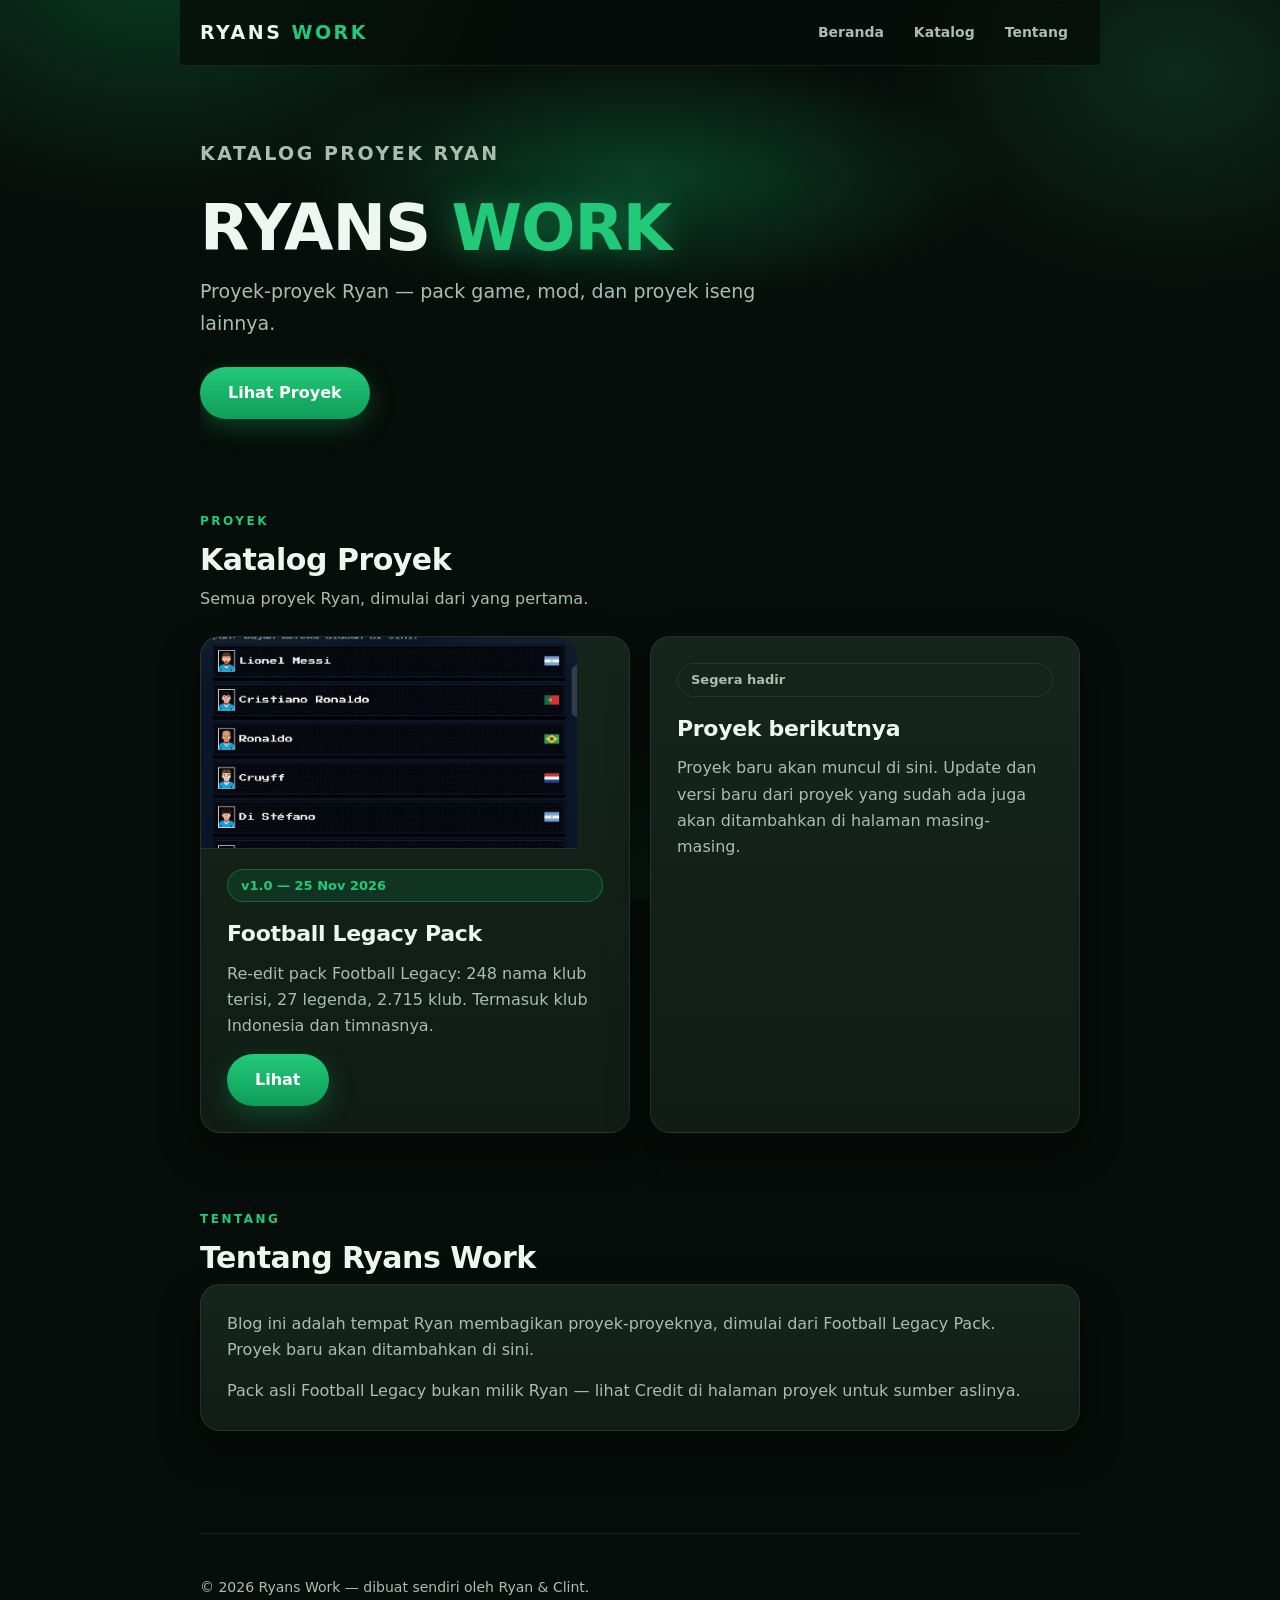
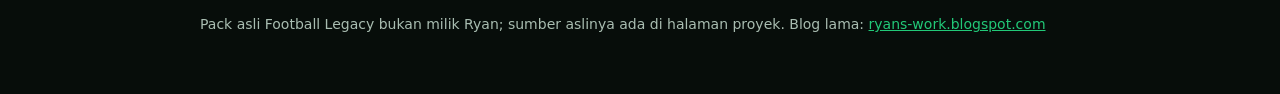
<file: index.html>
<!DOCTYPE html>
<html lang="id">
<head>
<meta charset="UTF-8">
<meta name="viewport" content="width=device-width, initial-scale=1.0">
<title>Ryans Work — Proyek-proyek Ryan</title>
<meta name="description" content="Ryans Work: proyek-proyek Ryan — pack game, mod, dan proyek iseng lainnya. Dimulai dari Football Legacy Pack.">
<link rel="stylesheet" href="style.css">
</head>
<body>
<div class="wrap">

  <nav class="nav">
    <a class="logo" href="index.html">RYANS <span>WORK</span></a>
    <div class="nav-links">
      <a href="index.html">Beranda</a>
      <a href="#katalog">Katalog</a>
      <a href="#tentang">Tentang</a>
    </div>
  </nav>

  <header class="hero">
    <p class="eyebrow">Katalog Proyek Ryan</p>
    <h1>RYANS <span>WORK</span></h1>
    <p>Proyek-proyek Ryan — pack game, mod, dan proyek iseng lainnya.</p>
    <a class="btn" href="#katalog">Lihat Proyek</a>
  </header>

  <section id="katalog">
    <p class="eyebrow">Proyek</p>
    <h2>Katalog Proyek</h2>
    <p class="section-sub">Semua proyek Ryan, dimulai dari yang pertama.</p>
    <div class="grid">

      <article class="card">
        <img class="card-cover" src="images/legenda-messi-ronaldo.jpg" alt="Legenda di Football Legacy — Messi dan Ronaldo di atas">
        <span class="pill">v1.0 — 25 Nov 2026</span>
        <h3>Football Legacy Pack</h3>
        <p>Re-edit pack Football Legacy: 248 nama klub terisi, 27 legenda, 2.715 klub. Termasuk klub Indonesia dan timnasnya.</p>
        <a class="btn" href="football-legacy-pack.html">Lihat</a>
      </article>

      <article class="card">
        <span class="pill pill-soon">Segera hadir</span>
        <h3>Proyek berikutnya</h3>
        <p>Proyek baru akan muncul di sini. Update dan versi baru dari proyek yang sudah ada juga akan ditambahkan di halaman masing-masing.</p>
      </article>

    </div>
  </section>

  <section id="tentang">
    <p class="eyebrow">Tentang</p>
    <h2>Tentang Ryans Work</h2>
    <div class="card">
      <p>Blog ini adalah tempat Ryan membagikan proyek-proyeknya, dimulai dari Football Legacy Pack. Proyek baru akan ditambahkan di sini.</p>
      <p>Pack asli Football Legacy bukan milik Ryan — lihat Credit di halaman proyek untuk sumber aslinya.</p>
    </div>
  </section>

  <footer>
    <p>© 2026 Ryans Work — dibuat sendiri oleh Ryan &amp; Clint.</p>
    <p>Pack asli Football Legacy bukan milik Ryan; sumber aslinya ada di halaman proyek. Blog lama: <a href="https://ryans-work.blogspot.com/">ryans-work.blogspot.com</a></p>
  </footer>

</div>
</body>
</html>
</file>
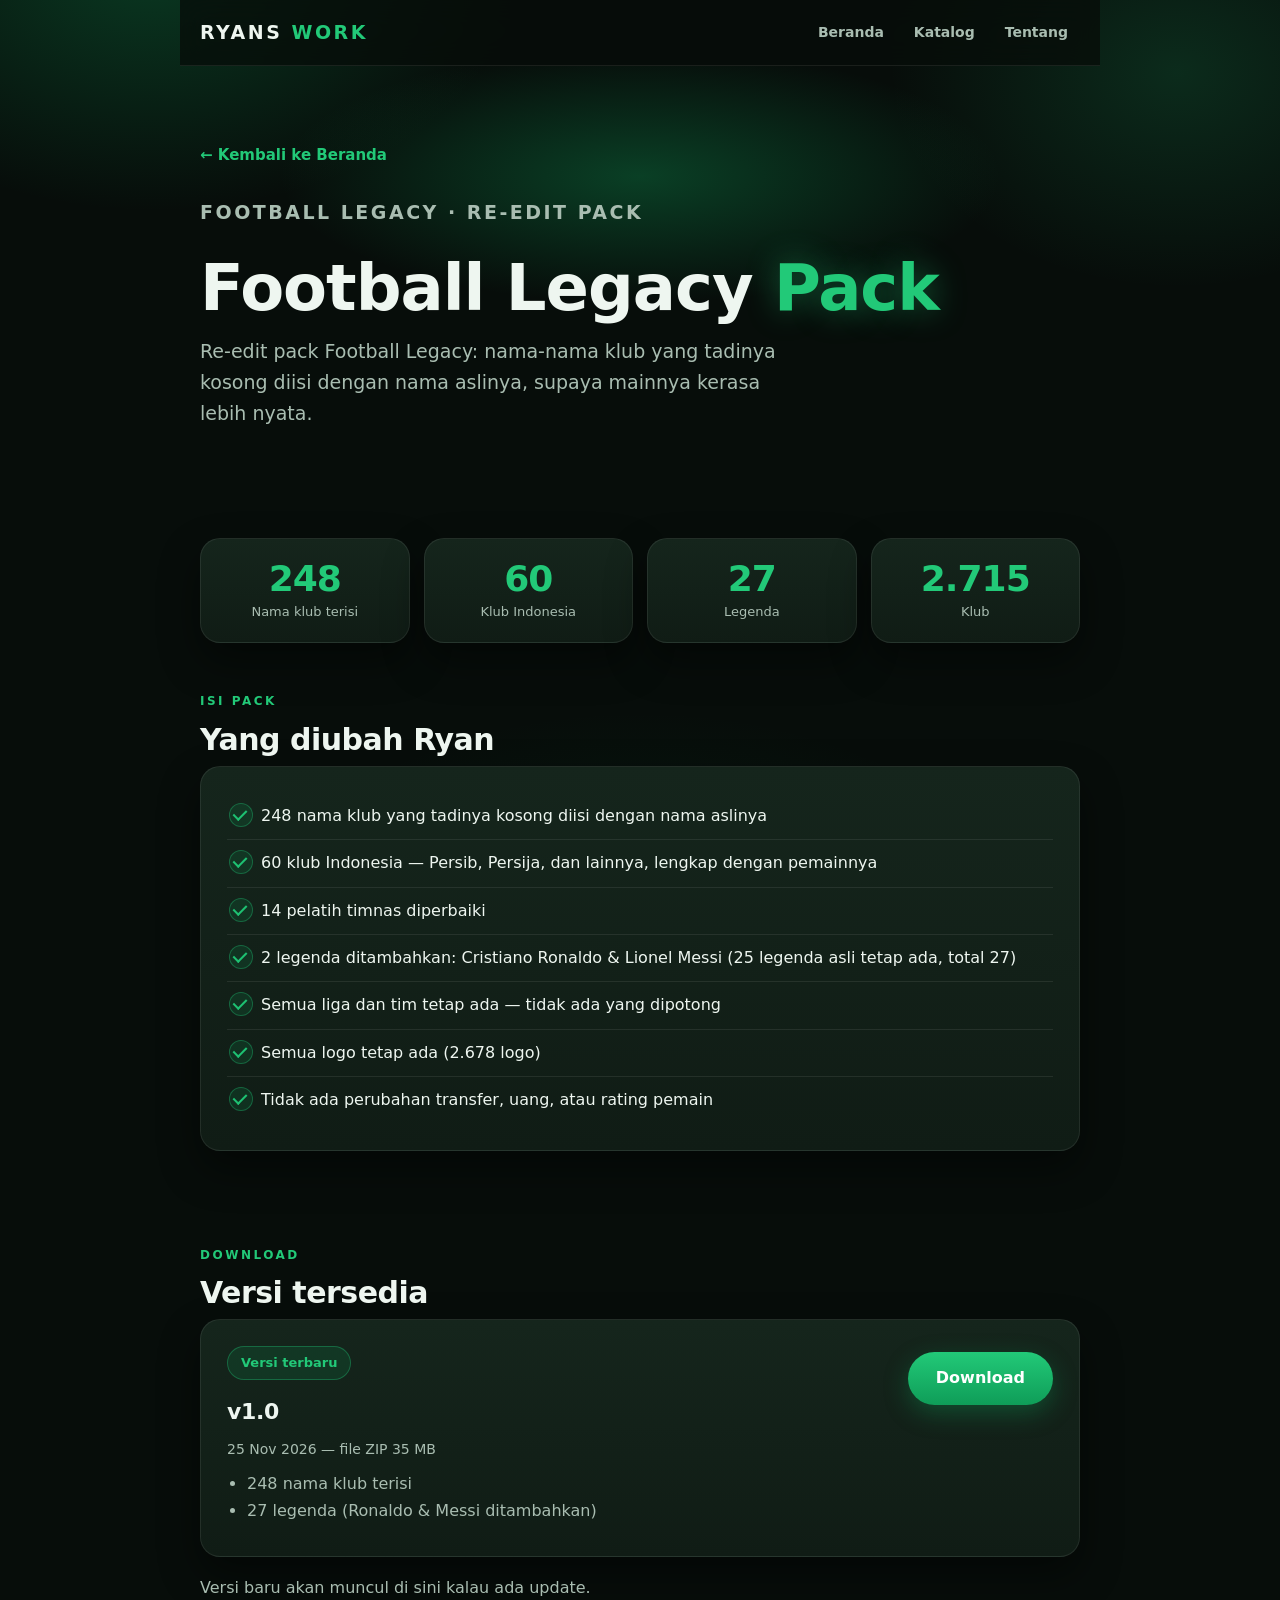
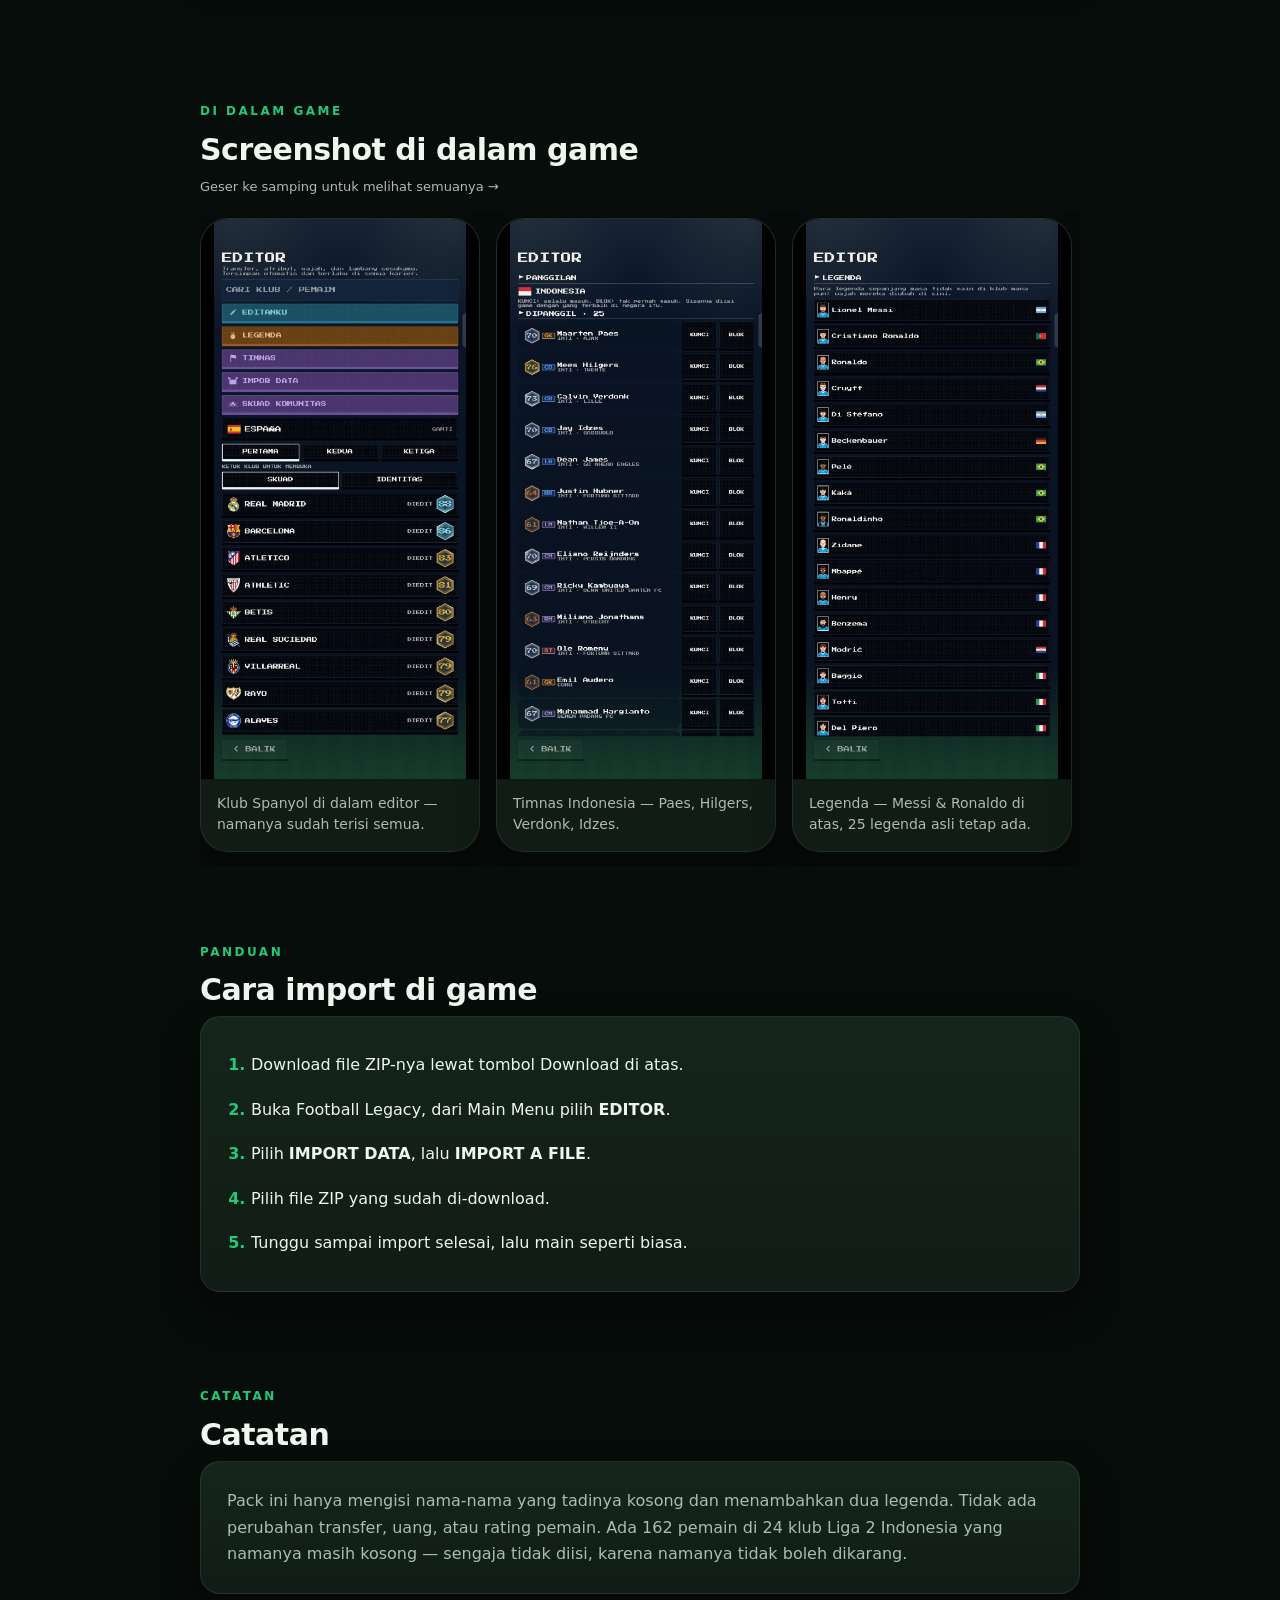
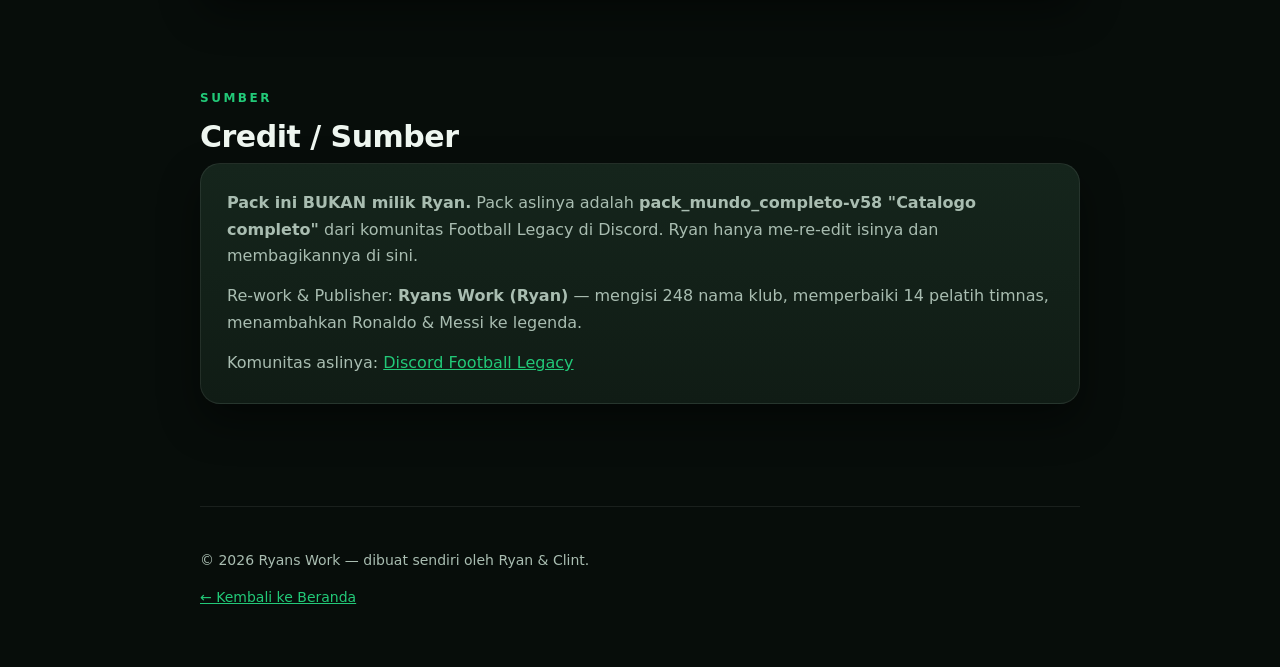
<file: football-legacy-pack.html>
<!DOCTYPE html>
<html lang="id">
<head>
<meta charset="UTF-8">
<meta name="viewport" content="width=device-width, initial-scale=1.0">
<title>Football Legacy Pack — Ryans Work</title>
<meta name="description" content="Football Legacy Pack — re-edit pack Football Legacy oleh Ryans Work: 248 nama klub terisi, 27 legenda, 2.715 klub.">
<link rel="stylesheet" href="style.css">
</head>
<body>
<div class="wrap">

  <nav class="nav">
    <a class="logo" href="index.html">RYANS <span>WORK</span></a>
    <div class="nav-links">
      <a href="index.html">Beranda</a>
      <a href="index.html#katalog">Katalog</a>
      <a href="index.html#tentang">Tentang</a>
    </div>
  </nav>

  <header class="hero">
    <p><a class="back-link" href="index.html">&larr; Kembali ke Beranda</a></p>
    <p class="eyebrow">Football Legacy &middot; Re-edit Pack</p>
    <h1>Football Legacy <span>Pack</span></h1>
    <p>Re-edit pack Football Legacy: nama-nama klub yang tadinya kosong diisi dengan nama aslinya, supaya mainnya kerasa lebih nyata.</p>
  </header>

  <div class="stats">
    <div class="stat"><b>248</b><span>Nama klub terisi</span></div>
    <div class="stat"><b>60</b><span>Klub Indonesia</span></div>
    <div class="stat"><b>27</b><span>Legenda</span></div>
    <div class="stat"><b>2.715</b><span>Klub</span></div>
  </div>

  <section>
    <p class="eyebrow">Isi Pack</p>
    <h2>Yang diubah Ryan</h2>
    <div class="card">
      <ul class="checklist">
        <li>248 nama klub yang tadinya kosong diisi dengan nama aslinya</li>
        <li>60 klub Indonesia — Persib, Persija, dan lainnya, lengkap dengan pemainnya</li>
        <li>14 pelatih timnas diperbaiki</li>
        <li>2 legenda ditambahkan: Cristiano Ronaldo &amp; Lionel Messi (25 legenda asli tetap ada, total 27)</li>
        <li>Semua liga dan tim tetap ada — tidak ada yang dipotong</li>
        <li>Semua logo tetap ada (2.678 logo)</li>
        <li>Tidak ada perubahan transfer, uang, atau rating pemain</li>
      </ul>
    </div>
  </section>

  <section>
    <p class="eyebrow">Download</p>
    <h2>Versi tersedia</h2>
    <div class="card version">
      <div class="version-info">
        <span class="pill">Versi terbaru</span>
        <h3>v1.0</h3>
        <p class="date">25 Nov 2026 — file ZIP 35 MB</p>
        <ul>
          <li>248 nama klub terisi</li>
          <li>27 legenda (Ronaldo &amp; Messi ditambahkan)</li>
        </ul>
      </div>
      <a class="btn" href="https://drive.google.com/file/d/1-Ewh2N05NfDAKHc042jpLxrfATGmpNUI/view?usp=drivesdk">Download</a>
    </div>
    <p class="section-sub">Versi baru akan muncul di sini kalau ada update.</p>
  </section>

  <section>
    <p class="eyebrow">Di Dalam Game</p>
    <h2>Screenshot di dalam game</h2>
    <p class="gallery-hint">Geser ke samping untuk melihat semuanya &rarr;</p>
    <div class="gallery">
      <figure>
        <div class="phone-screen"><img src="images/klub-spanyol.jpg" alt="Klub Spanyol di dalam editor Football Legacy"></div>
        <figcaption>Klub Spanyol di dalam editor — namanya sudah terisi semua.</figcaption>
      </figure>
      <figure>
        <div class="phone-screen"><img src="images/timnas-indonesia.jpg" alt="Timnas Indonesia di Football Legacy"></div>
        <figcaption>Timnas Indonesia — Paes, Hilgers, Verdonk, Idzes.</figcaption>
      </figure>
      <figure>
        <div class="phone-screen"><img src="images/legenda-messi-ronaldo.jpg" alt="Legenda di Football Legacy, Messi dan Ronaldo di atas"></div>
        <figcaption>Legenda — Messi &amp; Ronaldo di atas, 25 legenda asli tetap ada.</figcaption>
      </figure>
      <figure>
        <div class="phone-screen"><img src="images/liga-indonesia.jpg" alt="Klub divisi 3 Indonesia di Football Legacy"></div>
        <figcaption>Klub divisi 3 Indonesia — namanya sudah terisi.</figcaption>
      </figure>
    </div>
  </section>

  <section>
    <p class="eyebrow">Panduan</p>
    <h2>Cara import di game</h2>
    <div class="card">
      <ol class="steps">
        <li>Download file ZIP-nya lewat tombol Download di atas.</li>
        <li>Buka Football Legacy, dari Main Menu pilih <b>EDITOR</b>.</li>
        <li>Pilih <b>IMPORT DATA</b>, lalu <b>IMPORT A FILE</b>.</li>
        <li>Pilih file ZIP yang sudah di-download.</li>
        <li>Tunggu sampai import selesai, lalu main seperti biasa.</li>
      </ol>
    </div>
  </section>

  <section>
    <p class="eyebrow">Catatan</p>
    <h2>Catatan</h2>
    <div class="card">
      <p>Pack ini hanya mengisi nama-nama yang tadinya kosong dan menambahkan dua legenda. Tidak ada perubahan transfer, uang, atau rating pemain. Ada 162 pemain di 24 klub Liga 2 Indonesia yang namanya masih kosong — sengaja tidak diisi, karena namanya tidak boleh dikarang.</p>
    </div>
  </section>

  <section>
    <p class="eyebrow">Sumber</p>
    <h2>Credit / Sumber</h2>
    <div class="card">
      <p><b>Pack ini BUKAN milik Ryan.</b> Pack aslinya adalah <b>pack_mundo_completo-v58 "Catalogo completo"</b> dari komunitas Football Legacy di Discord. Ryan hanya me-re-edit isinya dan membagikannya di sini.</p>
      <p>Re-work &amp; Publisher: <b>Ryans Work (Ryan)</b> — mengisi 248 nama klub, memperbaiki 14 pelatih timnas, menambahkan Ronaldo &amp; Messi ke legenda.</p>
      <p>Komunitas aslinya: <a href="https://discord.gg/hU3ZgnTMV">Discord Football Legacy</a></p>
    </div>
  </section>

  <footer>
    <p>© 2026 Ryans Work — dibuat sendiri oleh Ryan &amp; Clint.</p>
    <p><a href="index.html">&larr; Kembali ke Beranda</a></p>
  </footer>

</div>
</body>
</html>
</file>
<file: style.css>
/* Ryans Work — stylesheet buatan sendiri, v2 (redesign).
   Dark + hijau lapangan #0F9D58 + bokeh. Mobile-first, tanpa framework. */

:root {
  --bg: #070d0a;
  --surface: #101c15;
  --surface-2: #15251c;
  --text: #eef6f0;
  --muted: #a9bdb1;
  --accent: #0f9d58;
  --accent-bright: #22c978;
  --accent-soft: rgba(15, 157, 88, 0.16);
  --border: rgba(255, 255, 255, 0.08);
  --border-strong: rgba(34, 201, 120, 0.35);
  --radius: 20px;
  --shadow: 0 18px 40px rgba(0, 0, 0, 0.45);
}

* { box-sizing: border-box; }

html { scroll-behavior: smooth; }

body {
  margin: 0;
  background-color: var(--bg);
  background-image:
    radial-gradient(560px 380px at 12% -4%, rgba(15, 157, 88, 0.30), transparent 65%),
    radial-gradient(480px 360px at 92% 8%, rgba(34, 201, 120, 0.16), transparent 60%),
    radial-gradient(700px 500px at 50% 115%, rgba(15, 157, 88, 0.14), transparent 65%);
  background-attachment: fixed;
  color: var(--text);
  font-family: system-ui, -apple-system, "Segoe UI", Roboto, Arial, sans-serif;
  line-height: 1.65;
  -webkit-font-smoothing: antialiased;
}

a { color: var(--accent-bright); }
img { max-width: 100%; display: block; }

.wrap { max-width: 920px; margin: 0 auto; padding: 0 20px; }

/* ---- Sticky nav dengan blur ---- */
.nav {
  position: sticky;
  top: 0;
  z-index: 50;
  display: flex;
  align-items: center;
  justify-content: space-between;
  gap: 16px;
  padding: 14px 20px;
  margin: 0 -20px;
  background: rgba(7, 13, 10, 0.78);
  backdrop-filter: blur(14px);
  -webkit-backdrop-filter: blur(14px);
  border-bottom: 1px solid var(--border);
}
.logo { font-weight: 900; letter-spacing: 2.5px; font-size: 19px; color: var(--text); text-decoration: none; white-space: nowrap; }
.logo span { color: var(--accent-bright); }
.nav-links { display: flex; gap: 6px; flex-wrap: wrap; }
.nav-links a {
  color: var(--muted); text-decoration: none; font-weight: 600; font-size: 14px;
  padding: 7px 12px; border-radius: 999px;
}
.nav-links a:hover { color: var(--text); background: rgba(255, 255, 255, 0.06); }

/* ---- Hero besar dengan glow hijau ---- */
.hero {
  position: relative;
  padding: 72px 0 52px;
  text-align: left;
  overflow: hidden;
}
.hero::before {
  content: "";
  position: absolute;
  inset: -60px -40px auto -40px;
  height: 340px;
  background: radial-gradient(closest-side, rgba(15, 157, 88, 0.35), transparent 75%);
  pointer-events: none;
}
.hero > * { position: relative; }
.hero h1 {
  font-size: 64px;
  line-height: 0.98;
  margin: 0 0 16px;
  letter-spacing: -1px;
  font-weight: 900;
}
.hero h1 span {
  color: var(--accent-bright);
  text-shadow: 0 0 32px rgba(34, 201, 120, 0.45);
}
.hero p { color: var(--muted); font-size: 19px; margin: 0 0 28px; max-width: 580px; }
.hero .back-link { font-size: 15px; font-weight: 700; text-decoration: none; }
.hero .back-link:hover { text-decoration: underline; }

.eyebrow {
  display: inline-block;
  margin: 0 0 10px;
  color: var(--accent-bright);
  font-size: 12px;
  font-weight: 800;
  letter-spacing: 2.5px;
  text-transform: uppercase;
}

/* ---- Tombol pill hijau ---- */
.btn {
  display: inline-block;
  background: linear-gradient(180deg, var(--accent-bright), var(--accent));
  color: #fff;
  padding: 13px 28px;
  border-radius: 999px;
  text-decoration: none;
  font-weight: 800;
  border: none;
  cursor: pointer;
  box-shadow: 0 8px 24px rgba(15, 157, 88, 0.35);
  transition: transform 0.15s ease, box-shadow 0.15s ease, filter 0.15s ease;
}
.btn:hover { transform: translateY(-2px); filter: brightness(1.08); box-shadow: 0 12px 30px rgba(15, 157, 88, 0.45); }
.btn:active { transform: translateY(0); }
.btn-ghost {
  display: inline-block; padding: 12px 26px; border-radius: 999px;
  border: 1px solid var(--border-strong); color: var(--text); text-decoration: none; font-weight: 700;
  background: rgba(15, 157, 88, 0.08);
}
.btn-ghost:hover { border-color: var(--accent-bright); }

/* ---- Section ---- */
section { padding: 36px 0; }
h2 { font-size: 30px; line-height: 1.2; margin: 0 0 8px; letter-spacing: -0.5px; }
.section-sub { color: var(--muted); margin: 0 0 24px; font-size: 16px; }

/* ---- Kartu ---- */
.card {
  background: linear-gradient(180deg, var(--surface-2), var(--surface));
  border: 1px solid var(--border);
  border-radius: var(--radius);
  padding: 26px;
  margin-bottom: 18px;
  box-shadow: var(--shadow);
}
.card h3 { margin: 0 0 8px; font-size: 22px; letter-spacing: -0.3px; }
.card p { color: var(--muted); margin: 0 0 14px; }
.card p:last-child { margin-bottom: 0; }
.card .btn { margin-top: 6px; }

.grid { display: grid; grid-template-columns: 1fr 1fr; gap: 20px; }
.grid .card { margin-bottom: 0; display: flex; flex-direction: column; }
.grid .card .btn { margin-top: auto; align-self: flex-start; }

/* Cover gambar kartu proyek (16/9, crop rapi — ini memang cover, bukan screenshot penuh) */
.card-cover {
  display: block;
  width: calc(100% + 52px);
  margin: -26px -26px 20px;
  aspect-ratio: 16 / 9;
  object-fit: cover;
  object-position: center 18%;
  border-radius: var(--radius) var(--radius) 0 0;
  border-bottom: 1px solid var(--border);
}

.pill {
  display: inline-block;
  background: var(--accent-soft);
  color: var(--accent-bright);
  border: 1px solid var(--border-strong);
  padding: 5px 13px;
  border-radius: 999px;
  font-size: 13px;
  font-weight: 800;
  margin-bottom: 14px;
}
.pill-soon { background: transparent; color: var(--muted); border-color: var(--border); }

/* ---- Stat cards: angka hijau besar ---- */
.stats { display: grid; grid-template-columns: repeat(4, 1fr); gap: 14px; margin: 28px 0 8px; }
.stat {
  background: linear-gradient(180deg, var(--surface-2), var(--surface));
  border: 1px solid var(--border);
  border-radius: var(--radius);
  padding: 22px 12px;
  text-align: center;
  box-shadow: var(--shadow);
}
.stat b {
  display: block;
  font-size: 36px;
  line-height: 1;
  color: var(--accent-bright);
  font-weight: 900;
  letter-spacing: -1px;
  margin-bottom: 6px;
}
.stat span { color: var(--muted); font-size: 13px; line-height: 1.35; display: block; }

/* ---- Checklist ---- */
.checklist { list-style: none; padding: 0; margin: 0; }
.checklist li { padding: 10px 0 10px 34px; position: relative; border-bottom: 1px solid var(--border); }
.checklist li:last-child { border-bottom: none; }
.checklist li::before {
  content: "";
  position: absolute; left: 9px; top: 14px;
  width: 6px; height: 11px;
  border-right: 2px solid var(--accent-bright);
  border-bottom: 2px solid var(--accent-bright);
  transform: rotate(45deg);
}
.checklist li::after {
  content: "";
  position: absolute; left: 2px; top: 10px;
  width: 22px; height: 22px;
  background: var(--accent-soft); border: 1px solid var(--border-strong);
  border-radius: 50%;
}

/* ---- Steps ---- */
.steps { padding-left: 24px; margin: 0; }
.steps li { padding: 9px 0; }
.steps li::marker { color: var(--accent-bright); font-weight: 800; }

/* ---- Galeri screenshot: bingkai HP, gambar UTUH (bukan crop) ---- */
.gallery {
  display: flex;
  gap: 16px;
  overflow-x: auto;
  scroll-snap-type: x mandatory;
  padding: 6px 2px 14px;
  -webkit-overflow-scrolling: touch;
}
.gallery figure {
  flex: 0 0 280px;
  scroll-snap-align: start;
  margin: 0;
  background: var(--surface);
  border: 1px solid var(--border);
  border-radius: 28px;
  overflow: hidden;
  box-shadow: var(--shadow);
}
.gallery .phone-screen {
  background: #000;
  display: flex;
  align-items: center;
  justify-content: center;
}
.gallery img {
  width: 100%;
  height: auto;
  max-height: 560px;
  object-fit: contain;
  object-position: center;
}
.gallery figcaption { padding: 14px 16px 16px; color: var(--muted); font-size: 14px; line-height: 1.5; }
.gallery-hint { color: var(--muted); font-size: 13px; margin: 0 0 14px; }

/* ---- Versi tersedia ---- */
.version { display: flex; gap: 18px; align-items: flex-start; justify-content: space-between; flex-wrap: wrap; }
.version-info { flex: 1 1 260px; }
.version-info .date { color: var(--muted); font-size: 14px; margin: 0 0 10px; }
.version-info ul { margin: 0 0 6px; padding-left: 20px; color: var(--muted); }

/* ---- Footer ---- */
footer { border-top: 1px solid var(--border); margin-top: 48px; padding: 28px 0 44px; color: var(--muted); font-size: 14px; }
footer a { color: var(--accent-bright); }

/* ---- Mobile ---- */
@media (max-width: 600px) {
  .nav { padding: 12px 16px; margin: 0 -20px; }
  .nav-links a { padding: 6px 9px; font-size: 13px; }
  .hero { padding: 48px 0 36px; }
  .hero h1 { font-size: 44px; }
  .hero p { font-size: 16px; }
  h2 { font-size: 24px; }
  .grid { grid-template-columns: 1fr; }
  .stats { grid-template-columns: repeat(2, 1fr); }
  .stat b { font-size: 30px; }
  .gallery figure { flex-basis: 260px; }
  .gallery img { max-height: 500px; }
  .card { padding: 22px; }
  .card-cover { width: calc(100% + 44px); margin: -22px -22px 18px; }
}
</file>
